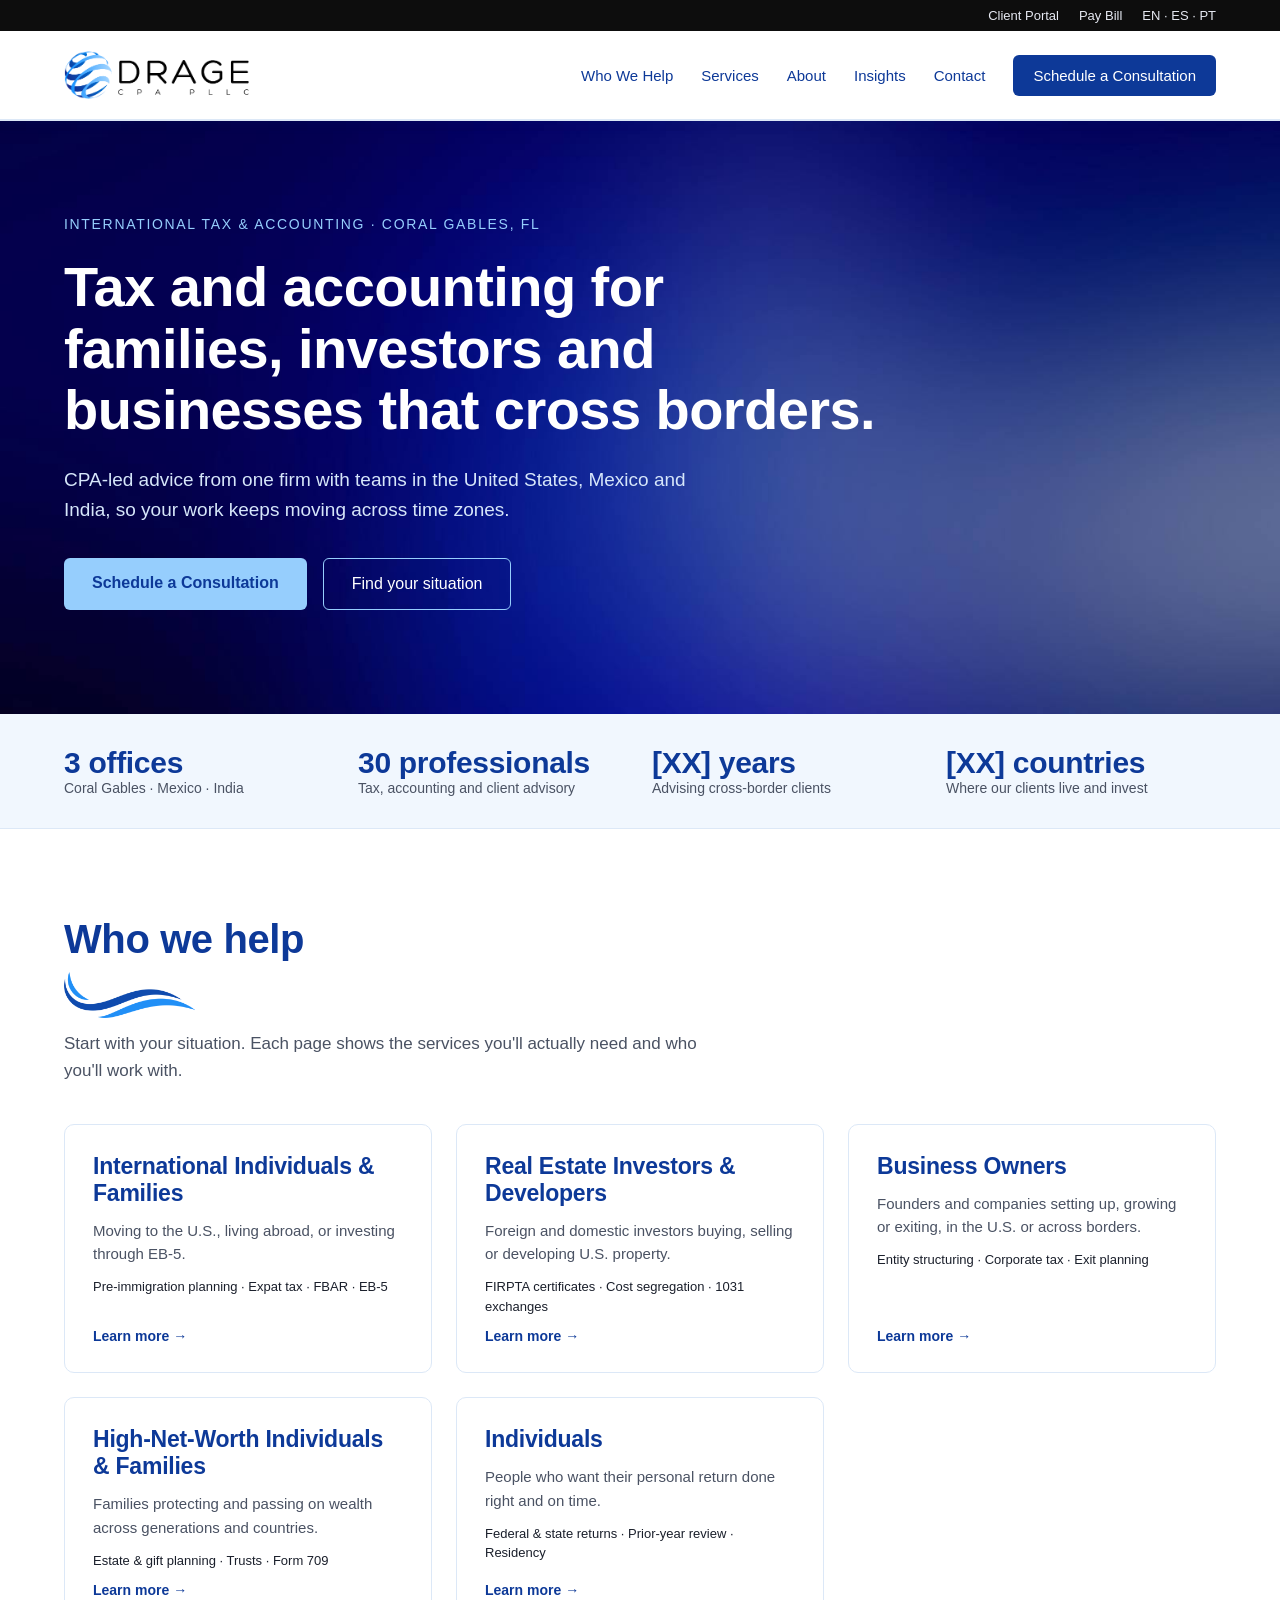
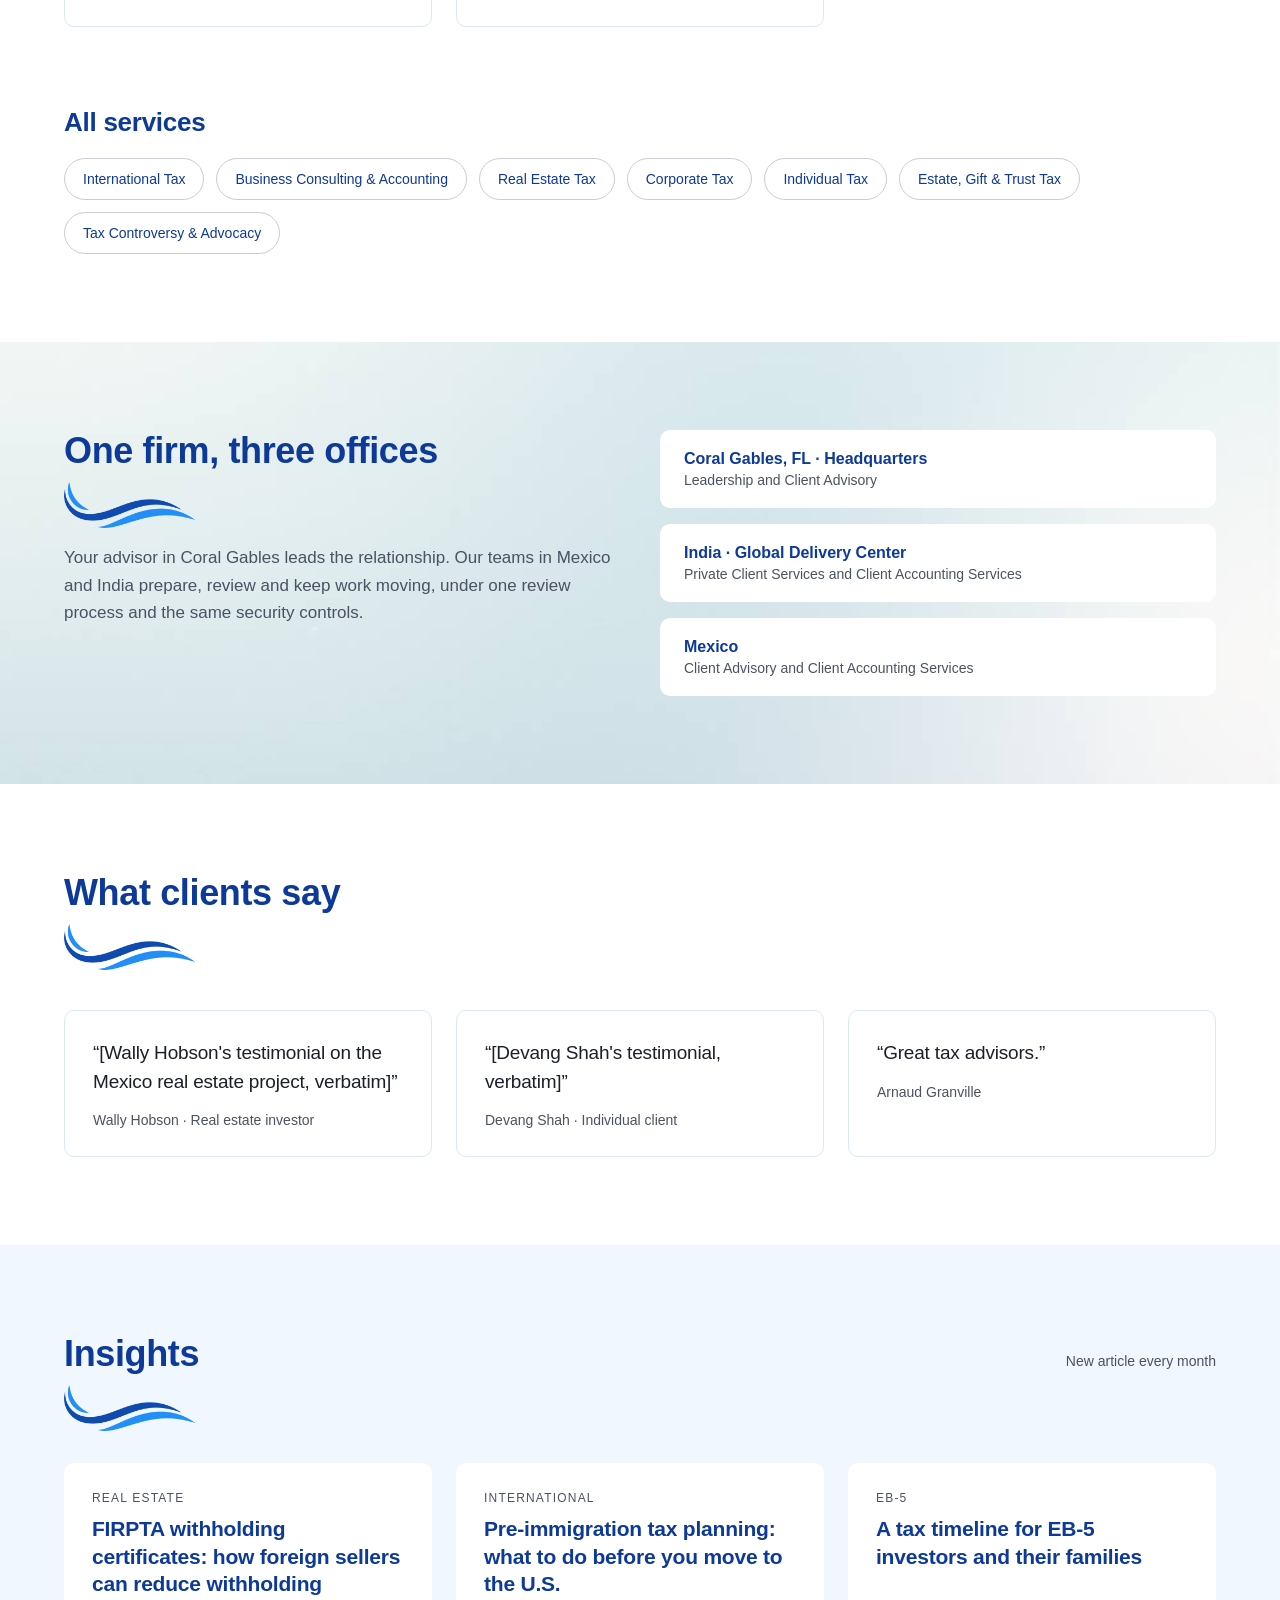
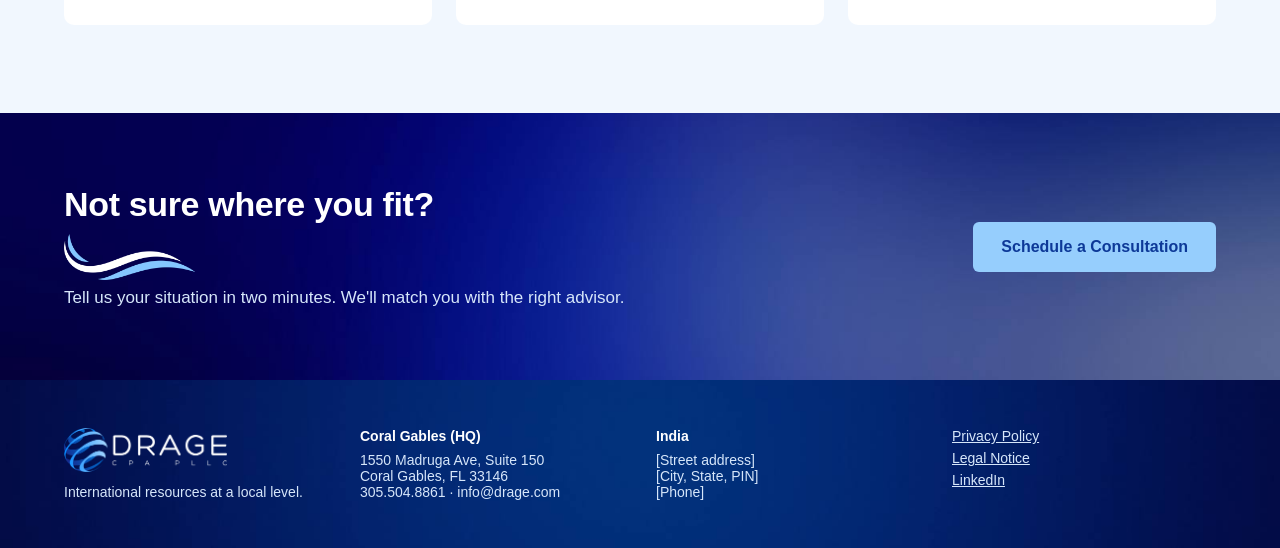
<file: index.html>
<!doctype html>
<html lang="en">
<head>
<meta charset="utf-8">
<meta name="viewport" content="width=device-width, initial-scale=1">
<title>Drage CPA, PLLC | International Tax &amp; Accounting, Coral Gables</title>
<meta name="description" content="CPA-led international tax and accounting for families, investors and businesses that cross borders. Offices in Coral Gables, Mexico and India.">
<link rel="icon" type="image/png" href="assets/img/drage-logo.png">
<style>
/* Drage CPA website: base styles, following the Drage CPA Brand Book.
   Colors: Dark Blue #0D3998 · Medium Blue #0354AF · Light Blue #60B0EB · Sky Blue #96CEFD · Dark #0D0D0D
   Font: Helvetica Now (digital). Falls back to Helvetica Neue / Helvetica / Arial where not installed.
   Page layout is written inline in each HTML file (exported from the design draft). */

*, *::before, *::after { box-sizing: border-box; }

html { scroll-behavior: smooth; }

body {
  margin: 0;
  font-family: "Helvetica Now Text", "Helvetica Now Display", "Helvetica Neue", Helvetica, Arial, sans-serif;
  color: #1A1F2B;
  background: #FFFFFF;
  -webkit-font-smoothing: antialiased;
}

h1, h2, h3 { letter-spacing: -0.01em; }

img { max-width: 100%; height: auto; }

/* Top ribbon (utility bar + main menu) stays fixed while scrolling */
.site-top {
  position: sticky;
  top: 0;
  z-index: 1000;
}

/* Keep in-page anchors (#who, #services, #insights) from hiding under the ribbon */
[id] { scroll-margin-top: 140px; }

a:focus-visible,
button:focus-visible,
input:focus-visible,
select:focus-visible,
textarea:focus-visible,
summary:focus-visible {
  outline: 3px solid #60B0EB;
  outline-offset: 2px;
}

/* Phone tweaks */
@media (max-width: 640px) {
  h1 { font-size: 36px !important; }
  h2 { font-size: 28px !important; }
  header nav { gap: 16px !important; }
}

/* Drage brand backgrounds and wave accents */

a{color:#0D3998}a:hover{color:#0354AF}
.dg-dark{background:#07114F url([data-uri]) center/cover no-repeat}
.dg-navy{background:#03124A url([data-uri]) center/cover no-repeat}
.dg-soft{background:#F1F7FE url([data-uri]) center/cover no-repeat}
h2[style*="font-size: 34px"]::after,h2[style*="font-size: 36px"]::after,h2[style*="font-size: 40px"]::after{content:"";display:block;width:132px;height:46px;margin-top:10px;background:url([data-uri]) left center/contain no-repeat}
.dg-dark h2::after,.dg-navy h2::after{background-image:url([data-uri])!important}
.dg-burger{width:44px;height:44px;border:1px solid #DCE8F7;border-radius:8px;background:#FFFFFF;cursor:pointer;flex-direction:column;justify-content:center;align-items:center;gap:5px;padding:0}
.dg-burger span{display:block;width:22px;height:2px;background:#0D3998;border-radius:2px;transition:transform .2s,opacity .2s}
.dg-burger[aria-expanded="true"] span:nth-child(1){transform:translateY(7px) rotate(45deg)}
.dg-burger[aria-expanded="true"] span:nth-child(2){opacity:0}
.dg-burger[aria-expanded="true"] span:nth-child(3){transform:translateY(-7px) rotate(-45deg)}
@media (max-width: 900px){.dg-burger{display:flex!important}.dg-nav{display:none!important}.dg-nav.dg-open{display:flex!important;flex-direction:column;align-items:stretch!important;gap:0!important;width:100%;padding-top:8px}.dg-nav.dg-open a{padding:14px 4px;border-top:1px solid #DCE8F7;font-size:17px;text-decoration:none!important}.dg-nav.dg-open a:last-child{margin-top:12px;border-top:0;text-align:center}}
</style>
</head>
<body>
<div style="font-family: 'Helvetica Now Text', 'Helvetica Now Display', 'Helvetica Neue', Helvetica, Arial, sans-serif; color: #1A1F2B; background: #FFFFFF; min-height: 100vh">

  <div class="site-top" style="position: sticky; position: -webkit-sticky; top: 0; z-index: 1000; box-shadow: 0 1px 0 #DCE8F7, 0 4px 12px rgba(13, 57, 152, 0.08)">
  <div style="background: #0D0D0D; color: #E6E9F2; font-size: 13px">
    <div style="max-width: 1200px; margin: 0 auto; padding: 8px 24px; display: flex; flex-wrap: wrap; justify-content: flex-end; gap: 20px">
      <a href="https://auth.sharefile.io/dragecpa/login" style="color: #E6E9F2; text-decoration: none">Client Portal</a>
      <a href="https://secure.cpacharge.com/pages/dragecpa/payments" style="color: #E6E9F2; text-decoration: none">Pay Bill</a>
      <span>EN · ES · PT</span>
    </div>
  </div>

  <header style="border-bottom: 1px solid #DCE8F7; background: #FFFFFF">
    <div style="max-width: 1200px; margin: 0 auto; padding: 20px 24px; display: flex; flex-wrap: wrap; align-items: center; justify-content: space-between; gap: 16px">
      <a href="index.html" style="display: inline-flex; align-items: center"><img src="[data-uri]" alt="Drage CPA, PLLC — home" style="height: 48px; width: auto; display: block"></a>
      <button type="button" class="dg-burger" aria-label="Open menu" aria-controls="dg-nav" aria-expanded="false" style="display: none"><span></span><span></span><span></span></button>
      <nav id="dg-nav" class="dg-nav" aria-label="Main" style="display: flex; flex-wrap: wrap; align-items: center; gap: 28px; font-size: 15px; font-weight: 500">
        <a href="international-individuals-families.html" style="text-decoration: none">Who We Help</a>
        <a href="#services" style="text-decoration: none">Services</a>
        <a href="about.html" style="text-decoration: none">About</a>
        <a href="#insights" style="text-decoration: none">Insights</a>
        <a href="contact.html" style="text-decoration: none">Contact</a>
        <a href="https://drage.com/schedule-appointment/" style="background: #0D3998; color: #FFFFFF; padding: 12px 20px; border-radius: 6px; text-decoration: none">Schedule a Consultation</a>
      </nav>
    </div>
  </header>
  </div>

  <section class="dg-dark" style="color: #FFFFFF">
    <div style="max-width: 1200px; margin: 0 auto; padding: 96px 24px 104px; display: flex; flex-direction: column; gap: 24px">
      <p style="margin: 0; font-size: 14px; letter-spacing: 0.12em; text-transform: uppercase; color: #96CEFD">International tax &amp; accounting · Coral Gables, FL</p>
      <h1 style="margin: 0; max-width: 820px; letter-spacing: -0.01em;font-size: 56px; line-height: 1.1; font-weight: 600">Tax and accounting for families, investors and businesses that cross borders.</h1>
      <p style="margin: 0; max-width: 640px; font-size: 19px; line-height: 1.6; color: #D6E6FA">CPA-led advice from one firm with teams in the United States, Mexico and India, so your work keeps moving across time zones.</p>
      <div style="display: flex; flex-wrap: wrap; gap: 16px; margin-top: 8px">
        <a href="https://drage.com/schedule-appointment/" style="background: #96CEFD; color: #0D3998; padding: 16px 28px; border-radius: 6px; font-weight: 600; text-decoration: none">Schedule a Consultation</a>
        <a href="#who" style="border: 1px solid #96CEFD; color: #FFFFFF; padding: 16px 28px; border-radius: 6px; font-weight: 500; text-decoration: none">Find your situation</a>
      </div>
    </div>
  </section>

  <section aria-label="At a glance" style="background: #F1F7FE; border-bottom: 1px solid #DCE8F7">
    <div style="max-width: 1200px; margin: 0 auto; padding: 32px 24px; display: grid; grid-template-columns: repeat(auto-fit, minmax(min(220px, 100%), 1fr)); gap: 24px">
      <div><div style="letter-spacing: -0.01em;font-size: 30px; font-weight: 600; color: #0D3998">3 offices</div><div style="font-size: 14px; color: #4A5263">Coral Gables · Mexico · India</div></div>
      <div><div style="letter-spacing: -0.01em;font-size: 30px; font-weight: 600; color: #0D3998">30 professionals</div><div style="font-size: 14px; color: #4A5263">Tax, accounting and client advisory</div></div>
      <div><div style="letter-spacing: -0.01em;font-size: 30px; font-weight: 600; color: #0D3998">[XX] years</div><div style="font-size: 14px; color: #4A5263">Advising cross-border clients</div></div>
      <div><div style="letter-spacing: -0.01em;font-size: 30px; font-weight: 600; color: #0D3998">[XX] countries</div><div style="font-size: 14px; color: #4A5263">Where our clients live and invest</div></div>
    </div>
  </section>

  <section id="who" style="max-width: 1200px; margin: 0 auto; padding: 88px 24px 40px">
    <h2 style="margin: 0 0 12px; letter-spacing: -0.01em;font-size: 40px; font-weight: 600; color: #0D3998">Who we help</h2>
    <p style="margin: 0 0 40px; max-width: 640px; font-size: 17px; line-height: 1.6; color: #4A5263">Start with your situation. Each page shows the services you'll actually need and who you'll work with.</p>
    <div style="display: grid; grid-template-columns: repeat(auto-fill, minmax(min(340px, 100%), 1fr)); gap: 24px">
      
        <a href="international-individuals-families.html" style="display: flex; flex-direction: column; gap: 12px; padding: 28px; border: 1px solid #DCE8F7; border-radius: 10px; text-decoration: none; color: #1A1F2B; background: #FFFFFF">
          <span style="letter-spacing: -0.01em;font-size: 23px; font-weight: 600; color: #0D3998">International Individuals &amp; Families</span>
          <span style="font-size: 15px; line-height: 1.55; color: #4A5263">Moving to the U.S., living abroad, or investing through EB-5.</span>
          <span style="font-size: 13px; line-height: 1.5; color: #1A1F2B; font-weight: 500">Pre-immigration planning · Expat tax · FBAR · EB-5</span>
          <span style="font-size: 14px; font-weight: 600; color: #0D3998; margin-top: auto">Learn more →</span>
        </a>
      
        <a href="#who" style="display: flex; flex-direction: column; gap: 12px; padding: 28px; border: 1px solid #DCE8F7; border-radius: 10px; text-decoration: none; color: #1A1F2B; background: #FFFFFF">
          <span style="letter-spacing: -0.01em;font-size: 23px; font-weight: 600; color: #0D3998">Real Estate Investors &amp; Developers</span>
          <span style="font-size: 15px; line-height: 1.55; color: #4A5263">Foreign and domestic investors buying, selling or developing U.S. property.</span>
          <span style="font-size: 13px; line-height: 1.5; color: #1A1F2B; font-weight: 500">FIRPTA certificates · Cost segregation · 1031 exchanges</span>
          <span style="font-size: 14px; font-weight: 600; color: #0D3998; margin-top: auto">Learn more →</span>
        </a>
      
        <a href="#who" style="display: flex; flex-direction: column; gap: 12px; padding: 28px; border: 1px solid #DCE8F7; border-radius: 10px; text-decoration: none; color: #1A1F2B; background: #FFFFFF">
          <span style="letter-spacing: -0.01em;font-size: 23px; font-weight: 600; color: #0D3998">Business Owners</span>
          <span style="font-size: 15px; line-height: 1.55; color: #4A5263">Founders and companies setting up, growing or exiting, in the U.S. or across borders.</span>
          <span style="font-size: 13px; line-height: 1.5; color: #1A1F2B; font-weight: 500">Entity structuring · Corporate tax · Exit planning</span>
          <span style="font-size: 14px; font-weight: 600; color: #0D3998; margin-top: auto">Learn more →</span>
        </a>
      
        <a href="#who" style="display: flex; flex-direction: column; gap: 12px; padding: 28px; border: 1px solid #DCE8F7; border-radius: 10px; text-decoration: none; color: #1A1F2B; background: #FFFFFF">
          <span style="letter-spacing: -0.01em;font-size: 23px; font-weight: 600; color: #0D3998">High-Net-Worth Individuals &amp; Families</span>
          <span style="font-size: 15px; line-height: 1.55; color: #4A5263">Families protecting and passing on wealth across generations and countries.</span>
          <span style="font-size: 13px; line-height: 1.5; color: #1A1F2B; font-weight: 500">Estate &amp; gift planning · Trusts · Form 709</span>
          <span style="font-size: 14px; font-weight: 600; color: #0D3998; margin-top: auto">Learn more →</span>
        </a>
      
        <a href="#who" style="display: flex; flex-direction: column; gap: 12px; padding: 28px; border: 1px solid #DCE8F7; border-radius: 10px; text-decoration: none; color: #1A1F2B; background: #FFFFFF">
          <span style="letter-spacing: -0.01em;font-size: 23px; font-weight: 600; color: #0D3998">Individuals</span>
          <span style="font-size: 15px; line-height: 1.55; color: #4A5263">People who want their personal return done right and on time.</span>
          <span style="font-size: 13px; line-height: 1.5; color: #1A1F2B; font-weight: 500">Federal &amp; state returns · Prior-year review · Residency</span>
          <span style="font-size: 14px; font-weight: 600; color: #0D3998; margin-top: auto">Learn more →</span>
        </a>
      
    </div>
  </section>

  <section id="services" style="max-width: 1200px; margin: 0 auto; padding: 40px 24px 88px">
    <h2 style="margin: 0 0 20px; letter-spacing: -0.01em;font-size: 26px; font-weight: 600; color: #0D3998">All services</h2>
    <div style="display: flex; flex-wrap: wrap; gap: 12px">
      
        <a href="#services" style="padding: 12px 18px; border: 1px solid #C9CDD8; border-radius: 999px; font-size: 14px; font-weight: 500; text-decoration: none">International Tax</a>
      
        <a href="#services" style="padding: 12px 18px; border: 1px solid #C9CDD8; border-radius: 999px; font-size: 14px; font-weight: 500; text-decoration: none">Business Consulting &amp; Accounting</a>
      
        <a href="#services" style="padding: 12px 18px; border: 1px solid #C9CDD8; border-radius: 999px; font-size: 14px; font-weight: 500; text-decoration: none">Real Estate Tax</a>
      
        <a href="#services" style="padding: 12px 18px; border: 1px solid #C9CDD8; border-radius: 999px; font-size: 14px; font-weight: 500; text-decoration: none">Corporate Tax</a>
      
        <a href="#services" style="padding: 12px 18px; border: 1px solid #C9CDD8; border-radius: 999px; font-size: 14px; font-weight: 500; text-decoration: none">Individual Tax</a>
      
        <a href="#services" style="padding: 12px 18px; border: 1px solid #C9CDD8; border-radius: 999px; font-size: 14px; font-weight: 500; text-decoration: none">Estate, Gift &amp; Trust Tax</a>
      
        <a href="#services" style="padding: 12px 18px; border: 1px solid #C9CDD8; border-radius: 999px; font-size: 14px; font-weight: 500; text-decoration: none">Tax Controversy &amp; Advocacy</a>
      
    </div>
  </section>

  <section class="dg-soft">
    <div style="max-width: 1200px; margin: 0 auto; padding: 88px 24px; display: grid; grid-template-columns: repeat(auto-fit, minmax(min(300px, 100%), 1fr)); gap: 40px">
      <div>
        <h2 style="margin: 0 0 16px; letter-spacing: -0.01em;font-size: 36px; font-weight: 600; color: #0D3998">One firm, three offices</h2>
        <p style="margin: 0; font-size: 17px; line-height: 1.6; color: #4A5263">Your advisor in Coral Gables leads the relationship. Our teams in Mexico and India prepare, review and keep work moving, under one review process and the same security controls.</p>
      </div>
      <div style="display: flex; flex-direction: column; gap: 16px">
        <div style="padding: 20px 24px; background: #FFFFFF; border-radius: 10px"><div style="font-weight: 600; color: #0D3998">Coral Gables, FL · Headquarters</div><div style="font-size: 14px; color: #4A5263; margin-top: 4px">Leadership and Client Advisory</div></div>
        <div style="padding: 20px 24px; background: #FFFFFF; border-radius: 10px"><div style="font-weight: 600; color: #0D3998">India · Global Delivery Center</div><div style="font-size: 14px; color: #4A5263; margin-top: 4px">Private Client Services and Client Accounting Services</div></div>
        <div style="padding: 20px 24px; background: #FFFFFF; border-radius: 10px"><div style="font-weight: 600; color: #0D3998">Mexico</div><div style="font-size: 14px; color: #4A5263; margin-top: 4px">Client Advisory and Client Accounting Services</div></div>
      </div>
    </div>
  </section>

  <section style="max-width: 1200px; margin: 0 auto; padding: 88px 24px">
    <h2 style="margin: 0 0 40px; letter-spacing: -0.01em;font-size: 36px; font-weight: 600; color: #0D3998">What clients say</h2>
    <div style="display: grid; grid-template-columns: repeat(auto-fit, minmax(min(300px, 100%), 1fr)); gap: 24px">
      <figure style="margin: 0; padding: 28px; border: 1px solid #DCE8F7; border-radius: 10px; display: flex; flex-direction: column; gap: 16px">
        <blockquote style="margin: 0; letter-spacing: -0.01em;font-size: 19px; line-height: 1.5">“[Wally Hobson's testimonial on the Mexico real estate project, verbatim]”</blockquote>
        <figcaption style="font-size: 14px; color: #4A5263">Wally Hobson · Real estate investor</figcaption>
      </figure>
      <figure style="margin: 0; padding: 28px; border: 1px solid #DCE8F7; border-radius: 10px; display: flex; flex-direction: column; gap: 16px">
        <blockquote style="margin: 0; letter-spacing: -0.01em;font-size: 19px; line-height: 1.5">“[Devang Shah's testimonial, verbatim]”</blockquote>
        <figcaption style="font-size: 14px; color: #4A5263">Devang Shah · Individual client</figcaption>
      </figure>
      <figure style="margin: 0; padding: 28px; border: 1px solid #DCE8F7; border-radius: 10px; display: flex; flex-direction: column; gap: 16px">
        <blockquote style="margin: 0; letter-spacing: -0.01em;font-size: 19px; line-height: 1.5">“Great tax advisors.”</blockquote>
        <figcaption style="font-size: 14px; color: #4A5263">Arnaud Granville</figcaption>
      </figure>
    </div>
  </section>

  <section id="insights" style="background: #F1F7FE">
    <div style="max-width: 1200px; margin: 0 auto; padding: 88px 24px">
      <div style="display: flex; flex-wrap: wrap; justify-content: space-between; align-items: baseline; gap: 16px; margin-bottom: 32px">
        <h2 style="margin: 0; letter-spacing: -0.01em;font-size: 36px; font-weight: 600; color: #0D3998">Insights</h2>
        <span style="font-size: 14px; color: #4A5263">New article every month</span>
      </div>
      <div style="display: grid; grid-template-columns: repeat(auto-fit, minmax(min(300px, 100%), 1fr)); gap: 24px">
        
          <a href="#insights" style="display: flex; flex-direction: column; gap: 10px; padding: 28px; background: #FFFFFF; border-radius: 10px; text-decoration: none; color: #1A1F2B">
            <span style="font-size: 12px; letter-spacing: 0.1em; text-transform: uppercase; color: #4A5263">Real estate</span>
            <span style="letter-spacing: -0.01em;font-size: 21px; font-weight: 600; line-height: 1.3; color: #0D3998">FIRPTA withholding certificates: how foreign sellers can reduce withholding</span>
          </a>
        
          <a href="#insights" style="display: flex; flex-direction: column; gap: 10px; padding: 28px; background: #FFFFFF; border-radius: 10px; text-decoration: none; color: #1A1F2B">
            <span style="font-size: 12px; letter-spacing: 0.1em; text-transform: uppercase; color: #4A5263">International</span>
            <span style="letter-spacing: -0.01em;font-size: 21px; font-weight: 600; line-height: 1.3; color: #0D3998">Pre-immigration tax planning: what to do before you move to the U.S.</span>
          </a>
        
          <a href="#insights" style="display: flex; flex-direction: column; gap: 10px; padding: 28px; background: #FFFFFF; border-radius: 10px; text-decoration: none; color: #1A1F2B">
            <span style="font-size: 12px; letter-spacing: 0.1em; text-transform: uppercase; color: #4A5263">EB-5</span>
            <span style="letter-spacing: -0.01em;font-size: 21px; font-weight: 600; line-height: 1.3; color: #0D3998">A tax timeline for EB-5 investors and their families</span>
          </a>
        
      </div>
    </div>
  </section>

  <section class="dg-dark" style="color: #FFFFFF">
    <div style="max-width: 1200px; margin: 0 auto; padding: 72px 24px; display: flex; flex-wrap: wrap; justify-content: space-between; align-items: center; gap: 24px">
      <div>
        <h2 style="margin: 0 0 8px; letter-spacing: -0.01em;font-size: 34px; font-weight: 600">Not sure where you fit?</h2>
        <p style="margin: 0; font-size: 17px; color: #D6E6FA">Tell us your situation in two minutes. We'll match you with the right advisor.</p>
      </div>
      <a href="contact.html" style="background: #96CEFD; color: #0D3998; padding: 16px 28px; border-radius: 6px; font-weight: 600; text-decoration: none">Schedule a Consultation</a>
    </div>
  </section>

  <footer class="dg-navy" style="color: #D6E6FA; font-size: 14px">
    <div style="max-width: 1200px; margin: 0 auto; padding: 48px 24px; display: grid; grid-template-columns: repeat(auto-fit, minmax(min(220px, 100%), 1fr)); gap: 32px">
      <div><img src="[data-uri]" alt="Drage CPA, PLLC" style="height: 44px; width: auto; display: block; margin-bottom: 12px"><div>International resources at a local level.</div></div>
      <div><div style="color: #FFFFFF; font-weight: 600; margin-bottom: 8px">Coral Gables (HQ)</div><div>1550 Madruga Ave, Suite 150<br>Coral Gables, FL 33146<br>305.504.8861 · info@drage.com</div></div>
      <div><div style="color: #FFFFFF; font-weight: 600; margin-bottom: 8px">India</div><div>[Street address]<br>[City, State, PIN]<br>[Phone]</div></div>
      <div style="display: flex; flex-direction: column; gap: 6px"><a href="https://drage.com/privacy-policy/" style="color: #D6E6FA">Privacy Policy</a><a href="https://drage.com/legal-notice/" style="color: #D6E6FA">Legal Notice</a><a href="https://www.linkedin.com/company/dragecpa/about/" style="color: #D6E6FA">LinkedIn</a></div>
    </div>
  </footer>
</div>
<script>
/* Mobile menu: the three-line button (shown under 900px wide) opens and closes the main menu */
(function () {
  var btn = document.querySelector('.dg-burger'), nav = document.getElementById('dg-nav');
  if (!btn || !nav) return;
  function set(open) {
    nav.classList.toggle('dg-open', open);
    btn.setAttribute('aria-expanded', open ? 'true' : 'false');
    btn.setAttribute('aria-label', open ? 'Close menu' : 'Open menu');
  }
  btn.addEventListener('click', function () { set(btn.getAttribute('aria-expanded') !== 'true'); });
  nav.addEventListener('click', function (e) { if (e.target.closest('a')) set(false); });
  document.addEventListener('keydown', function (e) { if (e.key === 'Escape') set(false); });
  window.addEventListener('resize', function () { if (window.innerWidth > 900) set(false); });
})();
</script>
</body>
</html>
</file>
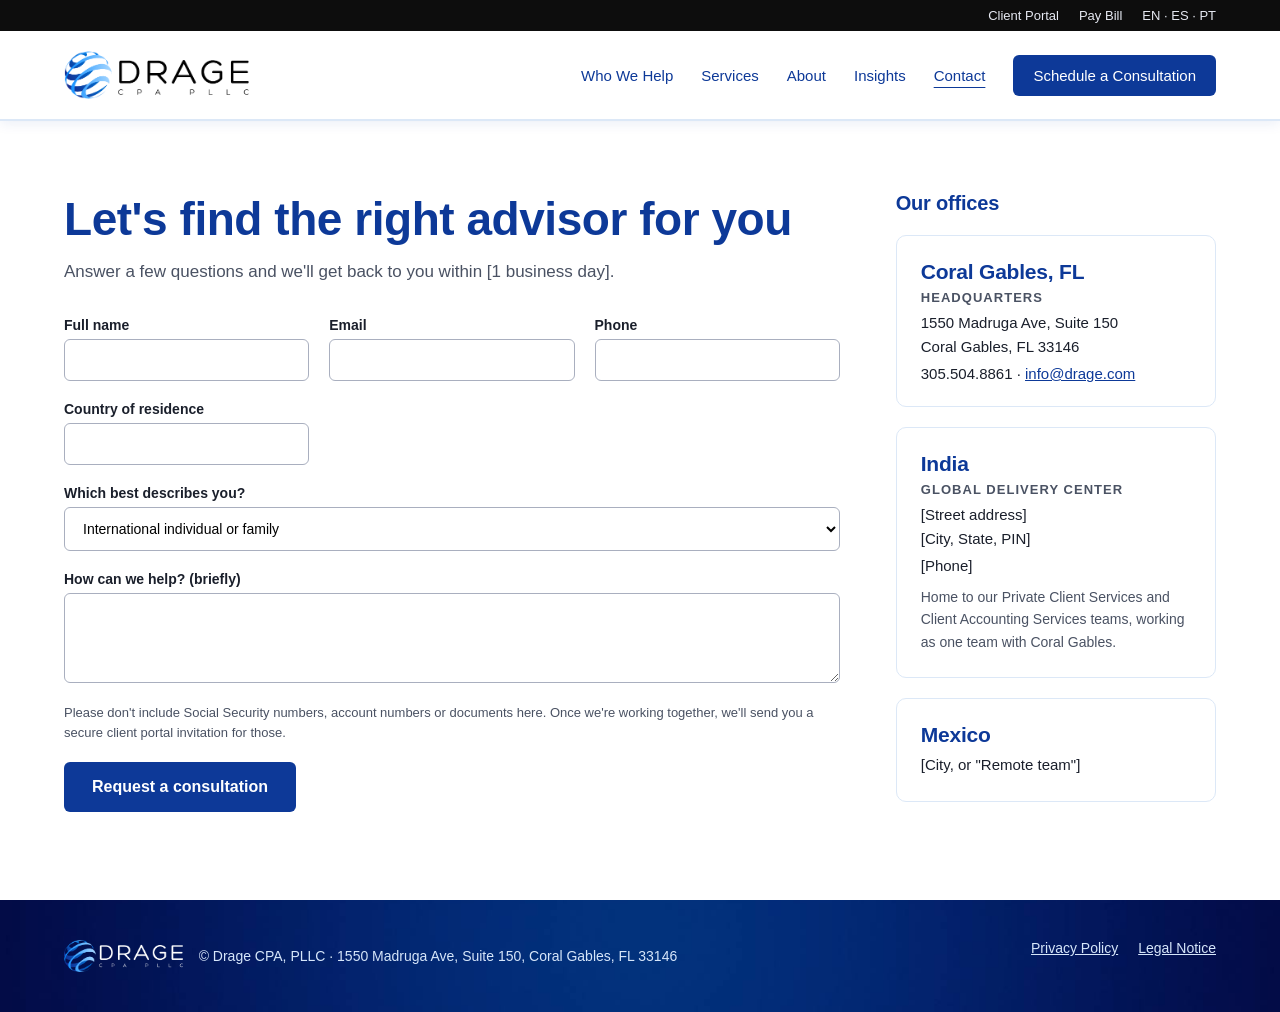
<file: contact.html>
<!doctype html>
<html lang="en">
<head>
<meta charset="utf-8">
<meta name="viewport" content="width=device-width, initial-scale=1">
<title>Contact &amp; Offices | Drage CPA, PLLC</title>
<meta name="description" content="Schedule a consultation with Drage CPA. Offices in Coral Gables, FL, India and Mexico.">
<link rel="icon" type="image/png" href="assets/img/drage-logo.png">
<style>
/* Drage CPA website: base styles, following the Drage CPA Brand Book.
   Colors: Dark Blue #0D3998 · Medium Blue #0354AF · Light Blue #60B0EB · Sky Blue #96CEFD · Dark #0D0D0D
   Font: Helvetica Now (digital). Falls back to Helvetica Neue / Helvetica / Arial where not installed.
   Page layout is written inline in each HTML file (exported from the design draft). */

*, *::before, *::after { box-sizing: border-box; }

html { scroll-behavior: smooth; }

body {
  margin: 0;
  font-family: "Helvetica Now Text", "Helvetica Now Display", "Helvetica Neue", Helvetica, Arial, sans-serif;
  color: #1A1F2B;
  background: #FFFFFF;
  -webkit-font-smoothing: antialiased;
}

h1, h2, h3 { letter-spacing: -0.01em; }

img { max-width: 100%; height: auto; }

/* Top ribbon (utility bar + main menu) stays fixed while scrolling */
.site-top {
  position: sticky;
  top: 0;
  z-index: 1000;
}

/* Keep in-page anchors (#who, #services, #insights) from hiding under the ribbon */
[id] { scroll-margin-top: 140px; }

a:focus-visible,
button:focus-visible,
input:focus-visible,
select:focus-visible,
textarea:focus-visible,
summary:focus-visible {
  outline: 3px solid #60B0EB;
  outline-offset: 2px;
}

/* Phone tweaks */
@media (max-width: 640px) {
  h1 { font-size: 36px !important; }
  h2 { font-size: 28px !important; }
  header nav { gap: 16px !important; }
}

/* Drage brand backgrounds and wave accents */

a{color:#0D3998}a:hover{color:#0354AF}
.dg-dark{background:#07114F url([data-uri]) center/cover no-repeat}
.dg-navy{background:#03124A url([data-uri]) center/cover no-repeat}
.dg-soft{background:#F1F7FE url([data-uri]) center/cover no-repeat}
h2[style*="font-size: 34px"]::after,h2[style*="font-size: 36px"]::after,h2[style*="font-size: 40px"]::after{content:"";display:block;width:132px;height:46px;margin-top:10px;background:url([data-uri]) left center/contain no-repeat}
.dg-dark h2::after,.dg-navy h2::after{background-image:url([data-uri])!important}
.dg-burger{width:44px;height:44px;border:1px solid #DCE8F7;border-radius:8px;background:#FFFFFF;cursor:pointer;flex-direction:column;justify-content:center;align-items:center;gap:5px;padding:0}
.dg-burger span{display:block;width:22px;height:2px;background:#0D3998;border-radius:2px;transition:transform .2s,opacity .2s}
.dg-burger[aria-expanded="true"] span:nth-child(1){transform:translateY(7px) rotate(45deg)}
.dg-burger[aria-expanded="true"] span:nth-child(2){opacity:0}
.dg-burger[aria-expanded="true"] span:nth-child(3){transform:translateY(-7px) rotate(-45deg)}
@media (max-width: 900px){.dg-burger{display:flex!important}.dg-nav{display:none!important}.dg-nav.dg-open{display:flex!important;flex-direction:column;align-items:stretch!important;gap:0!important;width:100%;padding-top:8px}.dg-nav.dg-open a{padding:14px 4px;border-top:1px solid #DCE8F7;font-size:17px;text-decoration:none!important}.dg-nav.dg-open a:last-child{margin-top:12px;border-top:0;text-align:center}}
</style>
</head>
<body>
<div style="font-family: 'Helvetica Now Text', 'Helvetica Now Display', 'Helvetica Neue', Helvetica, Arial, sans-serif; color: #1A1F2B; background: #FFFFFF; min-height: 100vh">

  <div class="site-top" style="position: sticky; position: -webkit-sticky; top: 0; z-index: 1000; box-shadow: 0 1px 0 #DCE8F7, 0 4px 12px rgba(13, 57, 152, 0.08)">
  <div style="background: #0D0D0D; color: #E6E9F2; font-size: 13px">
    <div style="max-width: 1200px; margin: 0 auto; padding: 8px 24px; display: flex; flex-wrap: wrap; justify-content: flex-end; gap: 20px">
      <a href="https://auth.sharefile.io/dragecpa/login" style="color: #E6E9F2; text-decoration: none">Client Portal</a>
      <a href="https://secure.cpacharge.com/pages/dragecpa/payments" style="color: #E6E9F2; text-decoration: none">Pay Bill</a>
      <span>EN · ES · PT</span>
    </div>
  </div>

  <header style="border-bottom: 1px solid #DCE8F7; background: #FFFFFF">
    <div style="max-width: 1200px; margin: 0 auto; padding: 20px 24px; display: flex; flex-wrap: wrap; align-items: center; justify-content: space-between; gap: 16px">
      <a href="index.html" style="display: inline-flex; align-items: center"><img src="[data-uri]" alt="Drage CPA, PLLC — home" style="height: 48px; width: auto; display: block"></a>
      <button type="button" class="dg-burger" aria-label="Open menu" aria-controls="dg-nav" aria-expanded="false" style="display: none"><span></span><span></span><span></span></button>
      <nav id="dg-nav" class="dg-nav" aria-label="Main" style="display: flex; flex-wrap: wrap; align-items: center; gap: 28px; font-size: 15px; font-weight: 500">
        <a href="international-individuals-families.html" style="text-decoration: none">Who We Help</a>
        <a href="index.html" style="text-decoration: none">Services</a>
        <a href="about.html" style="text-decoration: none">About</a>
        <a href="index.html" style="text-decoration: none">Insights</a>
        <a href="contact.html" style="text-decoration: underline; text-underline-offset: 6px">Contact</a>
        <a href="https://drage.com/schedule-appointment/" style="background: #0D3998; color: #FFFFFF; padding: 12px 20px; border-radius: 6px; text-decoration: none">Schedule a Consultation</a>
      </nav>
    </div>
  </header>
  </div>

  <section style="max-width: 1200px; margin: 0 auto; padding: 72px 24px 88px; display: flex; flex-wrap: wrap; gap: 56px">
    <div style="flex: 999 1 min(520px, 100%); min-width: 0">
      <h1 style="margin: 0 0 12px; letter-spacing: -0.01em;font-size: 46px; font-weight: 600; color: #0D3998">Let's find the right advisor for you</h1>
      <p style="margin: 0 0 32px; font-size: 17px; line-height: 1.6; color: #4A5263">Answer a few questions and we'll get back to you within [1 business day].</p>
      <form style="display: grid; grid-template-columns: repeat(auto-fit, minmax(min(240px, 100%), 1fr)); gap: 20px">
        <label style="display: flex; flex-direction: column; gap: 6px; font-size: 14px; font-weight: 600">Full name<input type="text" style="font: inherit; font-weight: 400; padding: 12px 14px; border: 1px solid #A9AFBF; border-radius: 6px"></label>
        <label style="display: flex; flex-direction: column; gap: 6px; font-size: 14px; font-weight: 600">Email<input type="email" style="font: inherit; font-weight: 400; padding: 12px 14px; border: 1px solid #A9AFBF; border-radius: 6px"></label>
        <label style="display: flex; flex-direction: column; gap: 6px; font-size: 14px; font-weight: 600">Phone<input type="tel" style="font: inherit; font-weight: 400; padding: 12px 14px; border: 1px solid #A9AFBF; border-radius: 6px"></label>
        <label style="display: flex; flex-direction: column; gap: 6px; font-size: 14px; font-weight: 600">Country of residence<input type="text" style="font: inherit; font-weight: 400; padding: 12px 14px; border: 1px solid #A9AFBF; border-radius: 6px"></label>
        <label style="grid-column: 1 / -1; display: flex; flex-direction: column; gap: 6px; font-size: 14px; font-weight: 600">Which best describes you?
          <select style="font: inherit; font-weight: 400; padding: 12px 14px; border: 1px solid #A9AFBF; border-radius: 6px; background: #FFFFFF">
            <option>International individual or family</option>
            <option>Real estate investor or developer</option>
            <option>Business owner</option>
            <option>High-net-worth individual or family</option>
            <option>Individual tax return</option>
          </select>
        </label>
        <label style="grid-column: 1 / -1; display: flex; flex-direction: column; gap: 6px; font-size: 14px; font-weight: 600">How can we help? (briefly)<textarea rows="4" style="font: inherit; font-weight: 400; padding: 12px 14px; border: 1px solid #A9AFBF; border-radius: 6px"></textarea></label>
        <p style="grid-column: 1 / -1; margin: 0; font-size: 13px; line-height: 1.5; color: #4A5263">Please don't include Social Security numbers, account numbers or documents here. Once we're working together, we'll send you a secure client portal invitation for those.</p>
        <div style="grid-column: 1 / -1"><button type="button" style="font: inherit; font-weight: 600; background: #0D3998; color: #FFFFFF; border: 0; padding: 16px 28px; border-radius: 6px; cursor: pointer">Request a consultation</button></div>
      </form>
    </div>

    <aside style="flex: 1 1 min(320px, 100%); display: flex; flex-direction: column; gap: 20px">
      <h2 style="margin: 0; font-size: 20px; font-weight: 600; color: #0D3998">Our offices</h2>
      <div style="padding: 24px; border: 1px solid #DCE8F7; border-radius: 10px; display: flex; flex-direction: column; gap: 6px">
        <div style="letter-spacing: -0.01em;font-size: 21px; font-weight: 600; color: #0D3998">Coral Gables, FL</div>
        <div style="font-size: 13px; font-weight: 600; color: #4A5263; text-transform: uppercase; letter-spacing: 0.08em">Headquarters</div>
        <div style="font-size: 15px; line-height: 1.6">1550 Madruga Ave, Suite 150<br>Coral Gables, FL 33146</div>
        <div style="font-size: 15px">305.504.8861 · <a href="mailto:info@drage.com">info@drage.com</a></div>
      </div>
      <div style="padding: 24px; border: 1px solid #DCE8F7; border-radius: 10px; display: flex; flex-direction: column; gap: 6px">
        <div style="letter-spacing: -0.01em;font-size: 21px; font-weight: 600; color: #0D3998">India</div>
        <div style="font-size: 13px; font-weight: 600; color: #4A5263; text-transform: uppercase; letter-spacing: 0.08em">Global Delivery Center</div>
        <div style="font-size: 15px; line-height: 1.6">[Street address]<br>[City, State, PIN]</div>
        <div style="font-size: 15px">[Phone]</div>
        <p style="margin: 6px 0 0; font-size: 14px; line-height: 1.6; color: #4A5263">Home to our Private Client Services and Client Accounting Services teams, working as one team with Coral Gables.</p>
      </div>
      <div style="padding: 24px; border: 1px solid #DCE8F7; border-radius: 10px; display: flex; flex-direction: column; gap: 6px">
        <div style="letter-spacing: -0.01em;font-size: 21px; font-weight: 600; color: #0D3998">Mexico</div>
        <div style="font-size: 15px; line-height: 1.6">[City, or "Remote team"]</div>
      </div>
    </aside>
  </section>

  <footer class="dg-navy" style="color: #D6E6FA; font-size: 14px">
    <div style="max-width: 1200px; margin: 0 auto; padding: 40px 24px; display: flex; flex-wrap: wrap; justify-content: space-between; gap: 16px">
      <div style="display: flex; flex-wrap: wrap; align-items: center; gap: 16px"><img src="[data-uri]" alt="Drage CPA, PLLC" style="height: 32px; width: auto; display: block"><span>© Drage CPA, PLLC · 1550 Madruga Ave, Suite 150, Coral Gables, FL 33146</span></div>
      <div style="display: flex; gap: 20px"><a href="https://drage.com/privacy-policy/" style="color: #D6E6FA">Privacy Policy</a><a href="https://drage.com/legal-notice/" style="color: #D6E6FA">Legal Notice</a></div>
    </div>
  </footer>
</div>
<script>
/* Mobile menu: the three-line button (shown under 900px wide) opens and closes the main menu */
(function () {
  var btn = document.querySelector('.dg-burger'), nav = document.getElementById('dg-nav');
  if (!btn || !nav) return;
  function set(open) {
    nav.classList.toggle('dg-open', open);
    btn.setAttribute('aria-expanded', open ? 'true' : 'false');
    btn.setAttribute('aria-label', open ? 'Close menu' : 'Open menu');
  }
  btn.addEventListener('click', function () { set(btn.getAttribute('aria-expanded') !== 'true'); });
  nav.addEventListener('click', function (e) { if (e.target.closest('a')) set(false); });
  document.addEventListener('keydown', function (e) { if (e.key === 'Escape') set(false); });
  window.addEventListener('resize', function () { if (window.innerWidth > 900) set(false); });
})();
</script>
</body>
</html>
</file>
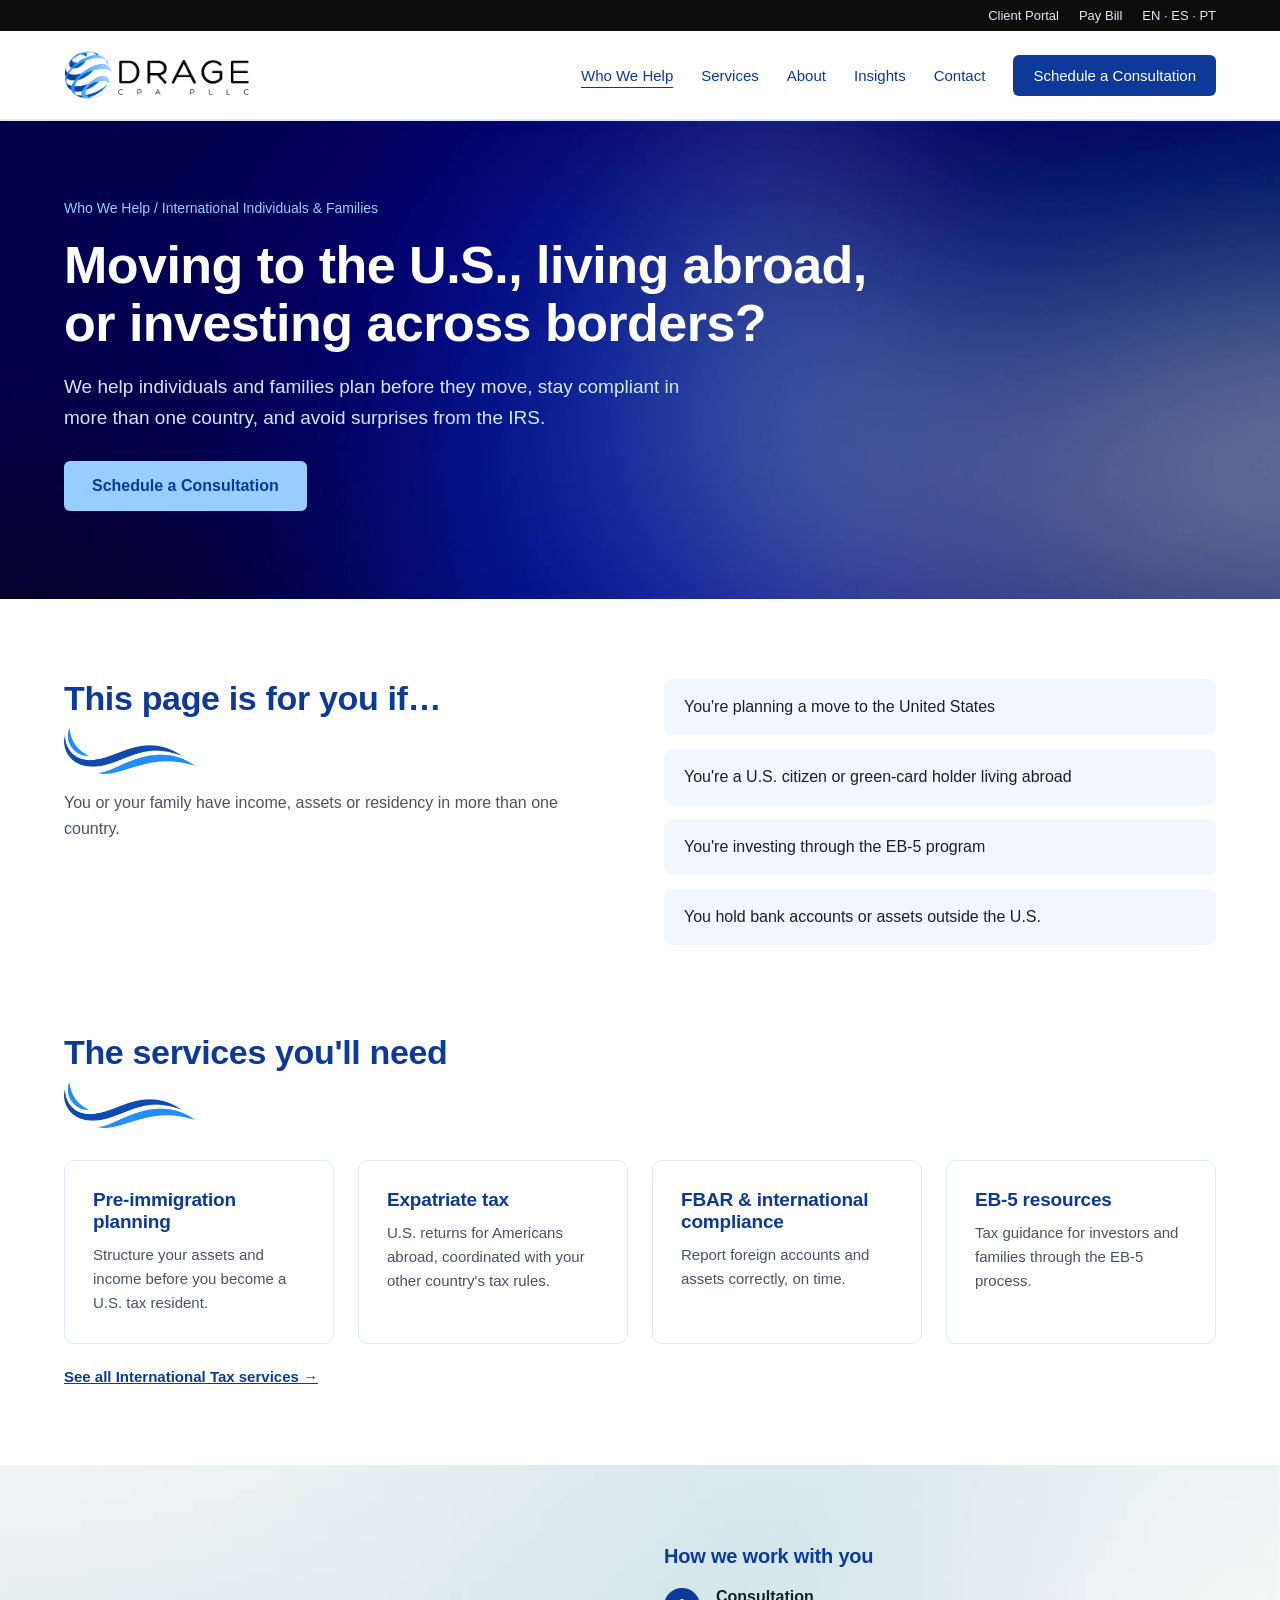
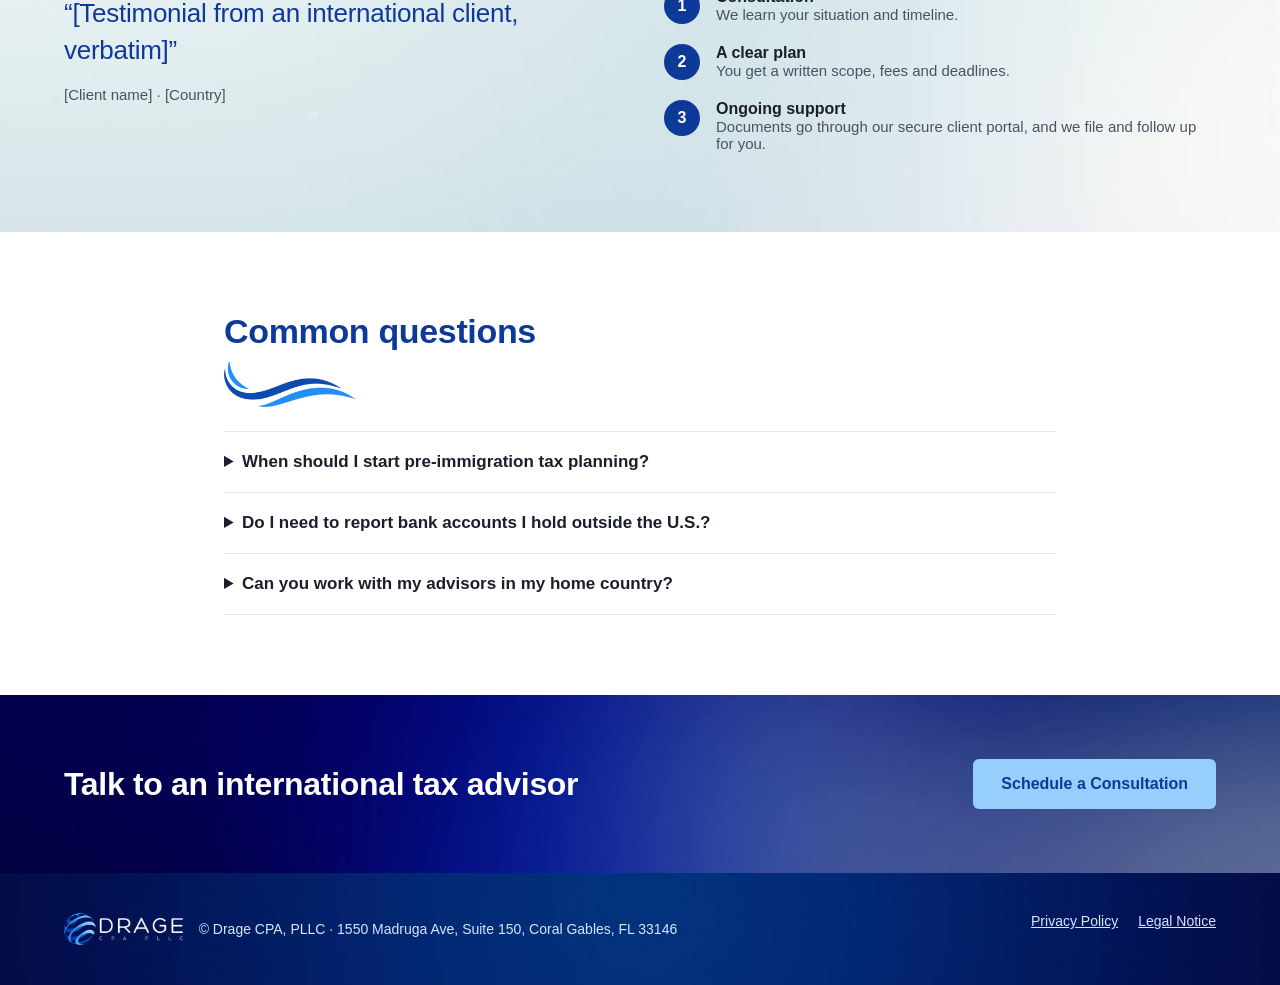
<file: international-individuals-families.html>
<!doctype html>
<html lang="en">
<head>
<meta charset="utf-8">
<meta name="viewport" content="width=device-width, initial-scale=1">
<title>International Individuals &amp; Families | Drage CPA, PLLC</title>
<meta name="description" content="Pre-immigration planning, expatriate tax, FBAR compliance and EB-5 tax guidance for international individuals and families.">
<link rel="icon" type="image/png" href="assets/img/drage-logo.png">
<style>
/* Drage CPA website: base styles, following the Drage CPA Brand Book.
   Colors: Dark Blue #0D3998 · Medium Blue #0354AF · Light Blue #60B0EB · Sky Blue #96CEFD · Dark #0D0D0D
   Font: Helvetica Now (digital). Falls back to Helvetica Neue / Helvetica / Arial where not installed.
   Page layout is written inline in each HTML file (exported from the design draft). */

*, *::before, *::after { box-sizing: border-box; }

html { scroll-behavior: smooth; }

body {
  margin: 0;
  font-family: "Helvetica Now Text", "Helvetica Now Display", "Helvetica Neue", Helvetica, Arial, sans-serif;
  color: #1A1F2B;
  background: #FFFFFF;
  -webkit-font-smoothing: antialiased;
}

h1, h2, h3 { letter-spacing: -0.01em; }

img { max-width: 100%; height: auto; }

/* Top ribbon (utility bar + main menu) stays fixed while scrolling */
.site-top {
  position: sticky;
  top: 0;
  z-index: 1000;
}

/* Keep in-page anchors (#who, #services, #insights) from hiding under the ribbon */
[id] { scroll-margin-top: 140px; }

a:focus-visible,
button:focus-visible,
input:focus-visible,
select:focus-visible,
textarea:focus-visible,
summary:focus-visible {
  outline: 3px solid #60B0EB;
  outline-offset: 2px;
}

/* Phone tweaks */
@media (max-width: 640px) {
  h1 { font-size: 36px !important; }
  h2 { font-size: 28px !important; }
  header nav { gap: 16px !important; }
}

/* Drage brand backgrounds and wave accents */

a{color:#0D3998}a:hover{color:#0354AF}
.dg-dark{background:#07114F url([data-uri]) center/cover no-repeat}
.dg-navy{background:#03124A url([data-uri]) center/cover no-repeat}
.dg-soft{background:#F1F7FE url([data-uri]) center/cover no-repeat}
h2[style*="font-size: 34px"]::after,h2[style*="font-size: 36px"]::after,h2[style*="font-size: 40px"]::after{content:"";display:block;width:132px;height:46px;margin-top:10px;background:url([data-uri]) left center/contain no-repeat}
.dg-dark h2::after,.dg-navy h2::after{background-image:url([data-uri])!important}
.dg-burger{width:44px;height:44px;border:1px solid #DCE8F7;border-radius:8px;background:#FFFFFF;cursor:pointer;flex-direction:column;justify-content:center;align-items:center;gap:5px;padding:0}
.dg-burger span{display:block;width:22px;height:2px;background:#0D3998;border-radius:2px;transition:transform .2s,opacity .2s}
.dg-burger[aria-expanded="true"] span:nth-child(1){transform:translateY(7px) rotate(45deg)}
.dg-burger[aria-expanded="true"] span:nth-child(2){opacity:0}
.dg-burger[aria-expanded="true"] span:nth-child(3){transform:translateY(-7px) rotate(-45deg)}
@media (max-width: 900px){.dg-burger{display:flex!important}.dg-nav{display:none!important}.dg-nav.dg-open{display:flex!important;flex-direction:column;align-items:stretch!important;gap:0!important;width:100%;padding-top:8px}.dg-nav.dg-open a{padding:14px 4px;border-top:1px solid #DCE8F7;font-size:17px;text-decoration:none!important}.dg-nav.dg-open a:last-child{margin-top:12px;border-top:0;text-align:center}}
</style>
</head>
<body>
<div style="font-family: 'Helvetica Now Text', 'Helvetica Now Display', 'Helvetica Neue', Helvetica, Arial, sans-serif; color: #1A1F2B; background: #FFFFFF; min-height: 100vh">

  <div class="site-top" style="position: sticky; position: -webkit-sticky; top: 0; z-index: 1000; box-shadow: 0 1px 0 #DCE8F7, 0 4px 12px rgba(13, 57, 152, 0.08)">
  <div style="background: #0D0D0D; color: #E6E9F2; font-size: 13px">
    <div style="max-width: 1200px; margin: 0 auto; padding: 8px 24px; display: flex; flex-wrap: wrap; justify-content: flex-end; gap: 20px">
      <a href="https://auth.sharefile.io/dragecpa/login" style="color: #E6E9F2; text-decoration: none">Client Portal</a>
      <a href="https://secure.cpacharge.com/pages/dragecpa/payments" style="color: #E6E9F2; text-decoration: none">Pay Bill</a>
      <span>EN · ES · PT</span>
    </div>
  </div>

  <header style="border-bottom: 1px solid #DCE8F7; background: #FFFFFF">
    <div style="max-width: 1200px; margin: 0 auto; padding: 20px 24px; display: flex; flex-wrap: wrap; align-items: center; justify-content: space-between; gap: 16px">
      <a href="index.html" style="display: inline-flex; align-items: center"><img src="[data-uri]" alt="Drage CPA, PLLC — home" style="height: 48px; width: auto; display: block"></a>
      <button type="button" class="dg-burger" aria-label="Open menu" aria-controls="dg-nav" aria-expanded="false" style="display: none"><span></span><span></span><span></span></button>
      <nav id="dg-nav" class="dg-nav" aria-label="Main" style="display: flex; flex-wrap: wrap; align-items: center; gap: 28px; font-size: 15px; font-weight: 500">
        <a href="international-individuals-families.html" style="text-decoration: underline; text-underline-offset: 6px">Who We Help</a>
        <a href="index.html" style="text-decoration: none">Services</a>
        <a href="about.html" style="text-decoration: none">About</a>
        <a href="index.html" style="text-decoration: none">Insights</a>
        <a href="contact.html" style="text-decoration: none">Contact</a>
        <a href="https://drage.com/schedule-appointment/" style="background: #0D3998; color: #FFFFFF; padding: 12px 20px; border-radius: 6px; text-decoration: none">Schedule a Consultation</a>
      </nav>
    </div>
  </header>
  </div>

  <section class="dg-dark" style="color: #FFFFFF">
    <div style="max-width: 1200px; margin: 0 auto; padding: 80px 24px 88px; display: flex; flex-direction: column; gap: 20px">
      <a href="index.html" style="font-size: 14px; color: #96CEFD; text-decoration: none">Who We Help / International Individuals &amp; Families</a>
      <h1 style="margin: 0; max-width: 820px; letter-spacing: -0.01em;font-size: 52px; line-height: 1.12; font-weight: 600">Moving to the U.S., living abroad, or investing across borders?</h1>
      <p style="margin: 0; max-width: 640px; font-size: 19px; line-height: 1.6; color: #D6E6FA">We help individuals and families plan before they move, stay compliant in more than one country, and avoid surprises from the IRS.</p>
      <div style="margin-top: 8px"><a href="https://drage.com/schedule-appointment/" style="display: inline-block; background: #96CEFD; color: #0D3998; padding: 16px 28px; border-radius: 6px; font-weight: 600; text-decoration: none">Schedule a Consultation</a></div>
    </div>
  </section>

  <section style="max-width: 1200px; margin: 0 auto; padding: 80px 24px 24px; display: grid; grid-template-columns: repeat(auto-fit, minmax(min(320px, 100%), 1fr)); gap: 48px">
    <div>
      <h2 style="margin: 0 0 16px; letter-spacing: -0.01em;font-size: 34px; font-weight: 600; color: #0D3998">This page is for you if…</h2>
      <p style="margin: 0; font-size: 16px; line-height: 1.6; color: #4A5263">You or your family have income, assets or residency in more than one country.</p>
    </div>
    <ul style="margin: 0; padding: 0; list-style: none; display: flex; flex-direction: column; gap: 14px; font-size: 16px; line-height: 1.5">
      <li style="padding: 16px 20px; background: #F1F7FE; border-radius: 8px">You're planning a move to the United States</li>
      <li style="padding: 16px 20px; background: #F1F7FE; border-radius: 8px">You're a U.S. citizen or green-card holder living abroad</li>
      <li style="padding: 16px 20px; background: #F1F7FE; border-radius: 8px">You're investing through the EB-5 program</li>
      <li style="padding: 16px 20px; background: #F1F7FE; border-radius: 8px">You hold bank accounts or assets outside the U.S.</li>
    </ul>
  </section>

  <section style="max-width: 1200px; margin: 0 auto; padding: 64px 24px 80px">
    <h2 style="margin: 0 0 32px; letter-spacing: -0.01em;font-size: 34px; font-weight: 600; color: #0D3998">The services you'll need</h2>
    <div style="display: grid; grid-template-columns: repeat(auto-fit, minmax(min(260px, 100%), 1fr)); gap: 24px">
      <div style="padding: 28px; border: 1px solid #DCE8F7; border-radius: 10px; display: flex; flex-direction: column; gap: 10px">
        <h3 style="margin: 0; font-size: 19px; font-weight: 600; color: #0D3998">Pre-immigration planning</h3>
        <p style="margin: 0; font-size: 15px; line-height: 1.6; color: #4A5263">Structure your assets and income before you become a U.S. tax resident.</p>
      </div>
      <div style="padding: 28px; border: 1px solid #DCE8F7; border-radius: 10px; display: flex; flex-direction: column; gap: 10px">
        <h3 style="margin: 0; font-size: 19px; font-weight: 600; color: #0D3998">Expatriate tax</h3>
        <p style="margin: 0; font-size: 15px; line-height: 1.6; color: #4A5263">U.S. returns for Americans abroad, coordinated with your other country's tax rules.</p>
      </div>
      <div style="padding: 28px; border: 1px solid #DCE8F7; border-radius: 10px; display: flex; flex-direction: column; gap: 10px">
        <h3 style="margin: 0; font-size: 19px; font-weight: 600; color: #0D3998">FBAR &amp; international compliance</h3>
        <p style="margin: 0; font-size: 15px; line-height: 1.6; color: #4A5263">Report foreign accounts and assets correctly, on time.</p>
      </div>
      <div style="padding: 28px; border: 1px solid #DCE8F7; border-radius: 10px; display: flex; flex-direction: column; gap: 10px">
        <h3 style="margin: 0; font-size: 19px; font-weight: 600; color: #0D3998">EB-5 resources</h3>
        <p style="margin: 0; font-size: 15px; line-height: 1.6; color: #4A5263">Tax guidance for investors and families through the EB-5 process.</p>
      </div>
    </div>
    <p style="margin: 24px 0 0; font-size: 15px"><a href="index.html" style="font-weight: 600">See all International Tax services →</a></p>
  </section>

  <section class="dg-soft">
    <div style="max-width: 1200px; margin: 0 auto; padding: 80px 24px; display: grid; grid-template-columns: repeat(auto-fit, minmax(min(320px, 100%), 1fr)); gap: 48px; align-items: center">
      <figure style="margin: 0; display: flex; flex-direction: column; gap: 16px">
        <blockquote style="margin: 0; letter-spacing: -0.01em;font-size: 26px; line-height: 1.45; color: #0D3998">“[Testimonial from an international client, verbatim]”</blockquote>
        <figcaption style="font-size: 15px; color: #4A5263">[Client name] · [Country]</figcaption>
      </figure>
      <div style="display: flex; flex-direction: column; gap: 20px">
        <h2 style="margin: 0; font-size: 20px; font-weight: 600; color: #0D3998">How we work with you</h2>
        <div style="display: flex; gap: 16px"><span style="flex: 0 0 36px; height: 36px; border-radius: 50%; background: #0D3998; color: #FFFFFF; display: flex; align-items: center; justify-content: center; font-weight: 600">1</span><div><div style="font-weight: 600">Consultation</div><div style="font-size: 15px; color: #4A5263">We learn your situation and timeline.</div></div></div>
        <div style="display: flex; gap: 16px"><span style="flex: 0 0 36px; height: 36px; border-radius: 50%; background: #0D3998; color: #FFFFFF; display: flex; align-items: center; justify-content: center; font-weight: 600">2</span><div><div style="font-weight: 600">A clear plan</div><div style="font-size: 15px; color: #4A5263">You get a written scope, fees and deadlines.</div></div></div>
        <div style="display: flex; gap: 16px"><span style="flex: 0 0 36px; height: 36px; border-radius: 50%; background: #0D3998; color: #FFFFFF; display: flex; align-items: center; justify-content: center; font-weight: 600">3</span><div><div style="font-weight: 600">Ongoing support</div><div style="font-size: 15px; color: #4A5263">Documents go through our secure client portal, and we file and follow up for you.</div></div></div>
      </div>
    </div>
  </section>

  <section style="max-width: 880px; margin: 0 auto; padding: 80px 24px">
    <h2 style="margin: 0 0 24px; letter-spacing: -0.01em;font-size: 34px; font-weight: 600; color: #0D3998">Common questions</h2>
    <details style="border-top: 1px solid #DCE8F7; padding: 20px 0">
      <summary style="font-size: 17px; font-weight: 600; cursor: pointer">When should I start pre-immigration tax planning?</summary>
      <p style="margin: 12px 0 0; font-size: 15px; line-height: 1.6; color: #4A5263">[Drage answer — ideally before your U.S. arrival date.]</p>
    </details>
    <details style="border-top: 1px solid #DCE8F7; padding: 20px 0">
      <summary style="font-size: 17px; font-weight: 600; cursor: pointer">Do I need to report bank accounts I hold outside the U.S.?</summary>
      <p style="margin: 12px 0 0; font-size: 15px; line-height: 1.6; color: #4A5263">[Drage answer on FBAR and related reporting.]</p>
    </details>
    <details style="border-top: 1px solid #DCE8F7; border-bottom: 1px solid #DCE8F7; padding: 20px 0">
      <summary style="font-size: 17px; font-weight: 600; cursor: pointer">Can you work with my advisors in my home country?</summary>
      <p style="margin: 12px 0 0; font-size: 15px; line-height: 1.6; color: #4A5263">[Drage answer.]</p>
    </details>
  </section>

  <section class="dg-dark" style="color: #FFFFFF">
    <div style="max-width: 1200px; margin: 0 auto; padding: 64px 24px; display: flex; flex-wrap: wrap; justify-content: space-between; align-items: center; gap: 24px">
      <h2 style="margin: 0; letter-spacing: -0.01em;font-size: 32px; font-weight: 600">Talk to an international tax advisor</h2>
      <a href="https://drage.com/schedule-appointment/" style="background: #96CEFD; color: #0D3998; padding: 16px 28px; border-radius: 6px; font-weight: 600; text-decoration: none">Schedule a Consultation</a>
    </div>
  </section>

  <footer class="dg-navy" style="color: #D6E6FA; font-size: 14px">
    <div style="max-width: 1200px; margin: 0 auto; padding: 40px 24px; display: flex; flex-wrap: wrap; justify-content: space-between; gap: 16px">
      <div style="display: flex; flex-wrap: wrap; align-items: center; gap: 16px"><img src="[data-uri]" alt="Drage CPA, PLLC" style="height: 32px; width: auto; display: block"><span>© Drage CPA, PLLC · 1550 Madruga Ave, Suite 150, Coral Gables, FL 33146</span></div>
      <div style="display: flex; gap: 20px"><a href="https://drage.com/privacy-policy/" style="color: #D6E6FA">Privacy Policy</a><a href="https://drage.com/legal-notice/" style="color: #D6E6FA">Legal Notice</a></div>
    </div>
  </footer>
</div>
<script>
/* Mobile menu: the three-line button (shown under 900px wide) opens and closes the main menu */
(function () {
  var btn = document.querySelector('.dg-burger'), nav = document.getElementById('dg-nav');
  if (!btn || !nav) return;
  function set(open) {
    nav.classList.toggle('dg-open', open);
    btn.setAttribute('aria-expanded', open ? 'true' : 'false');
    btn.setAttribute('aria-label', open ? 'Close menu' : 'Open menu');
  }
  btn.addEventListener('click', function () { set(btn.getAttribute('aria-expanded') !== 'true'); });
  nav.addEventListener('click', function (e) { if (e.target.closest('a')) set(false); });
  document.addEventListener('keydown', function (e) { if (e.key === 'Escape') set(false); });
  window.addEventListener('resize', function () { if (window.innerWidth > 900) set(false); });
})();
</script>
</body>
</html>
</file>
